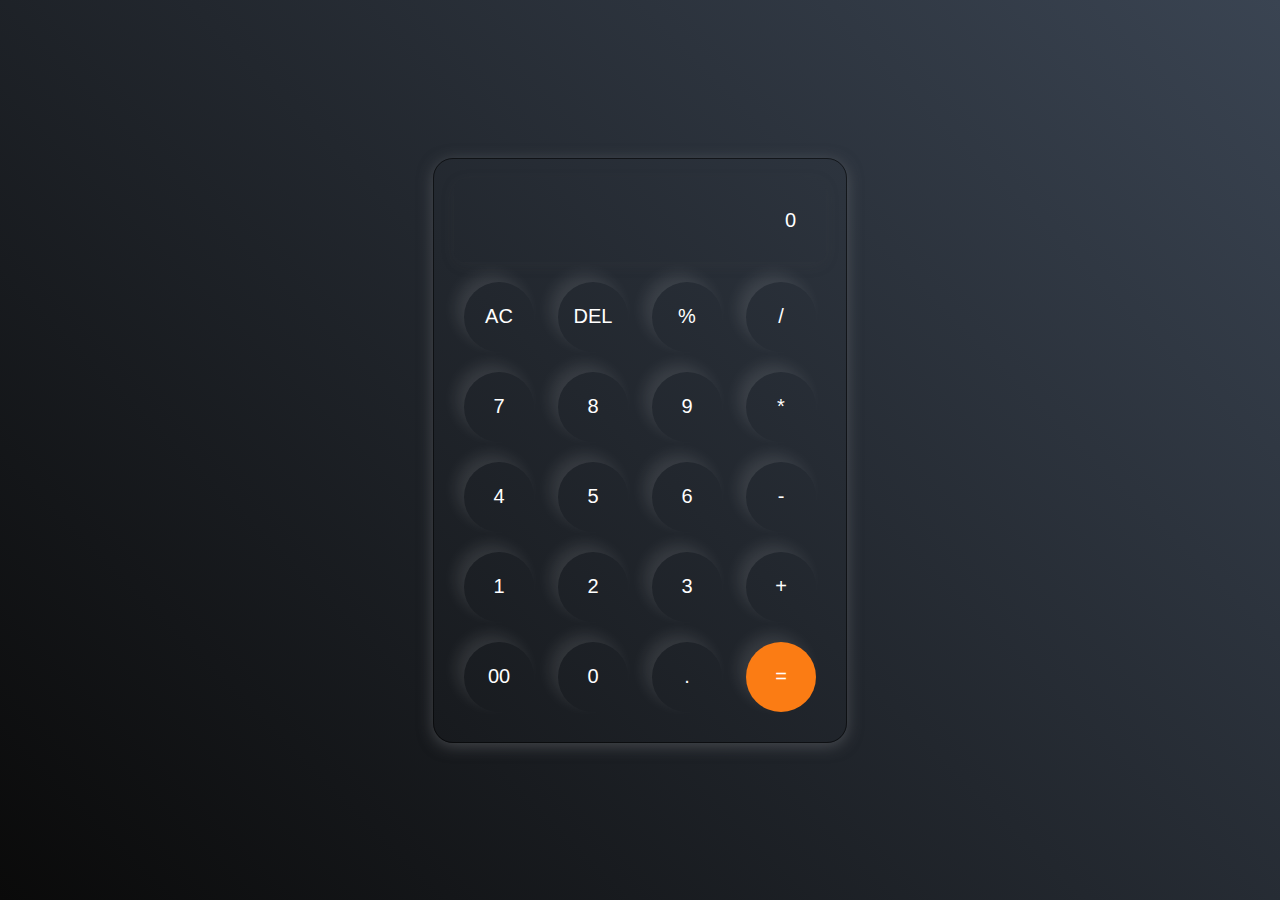
<file: TASK1/CALCULATOR/index.html>
<!DOCTYPE html>
<html lang="en">
<head>
    <meta charset="UTF-8">
    <meta name="viewport" content="width=device-width, initial-scale=1.0">
    <title>Calculator</title>
    <link rel="stylesheet" href="style.css">
</head>
<body>
    <div class="calculator">
        <input type="text" name="" id="input" placeholder="0">
        <div class="buttons-1 btn">
            <button>AC</button>
            <button>DEL</button>
            <button>%</button>
            <button>/</button>
        </div>
        <div class="buttons-2 btn">
            <button>7</button>
            <button>8</button>
            <button>9</button>
            <button>*</button>
        </div>
        <div class="buttons-3 btn">
            <button>4</button>
            <button>5</button>
            <button>6</button>
            <button>-</button>
        </div>
        <div class="buttons-4 btn">
            <button>1</button>
            <button>2</button>
            <button>3</button>
            <button>+</button>
        </div>
        <div class="buttons-5 btn">
            <button>00</button>
            <button>0</button>
            <button>.</button>
            <button class="equal">=</button>
        </div>
    </div>

    <script src="script.js"></script>
</body>
</html>
</file>
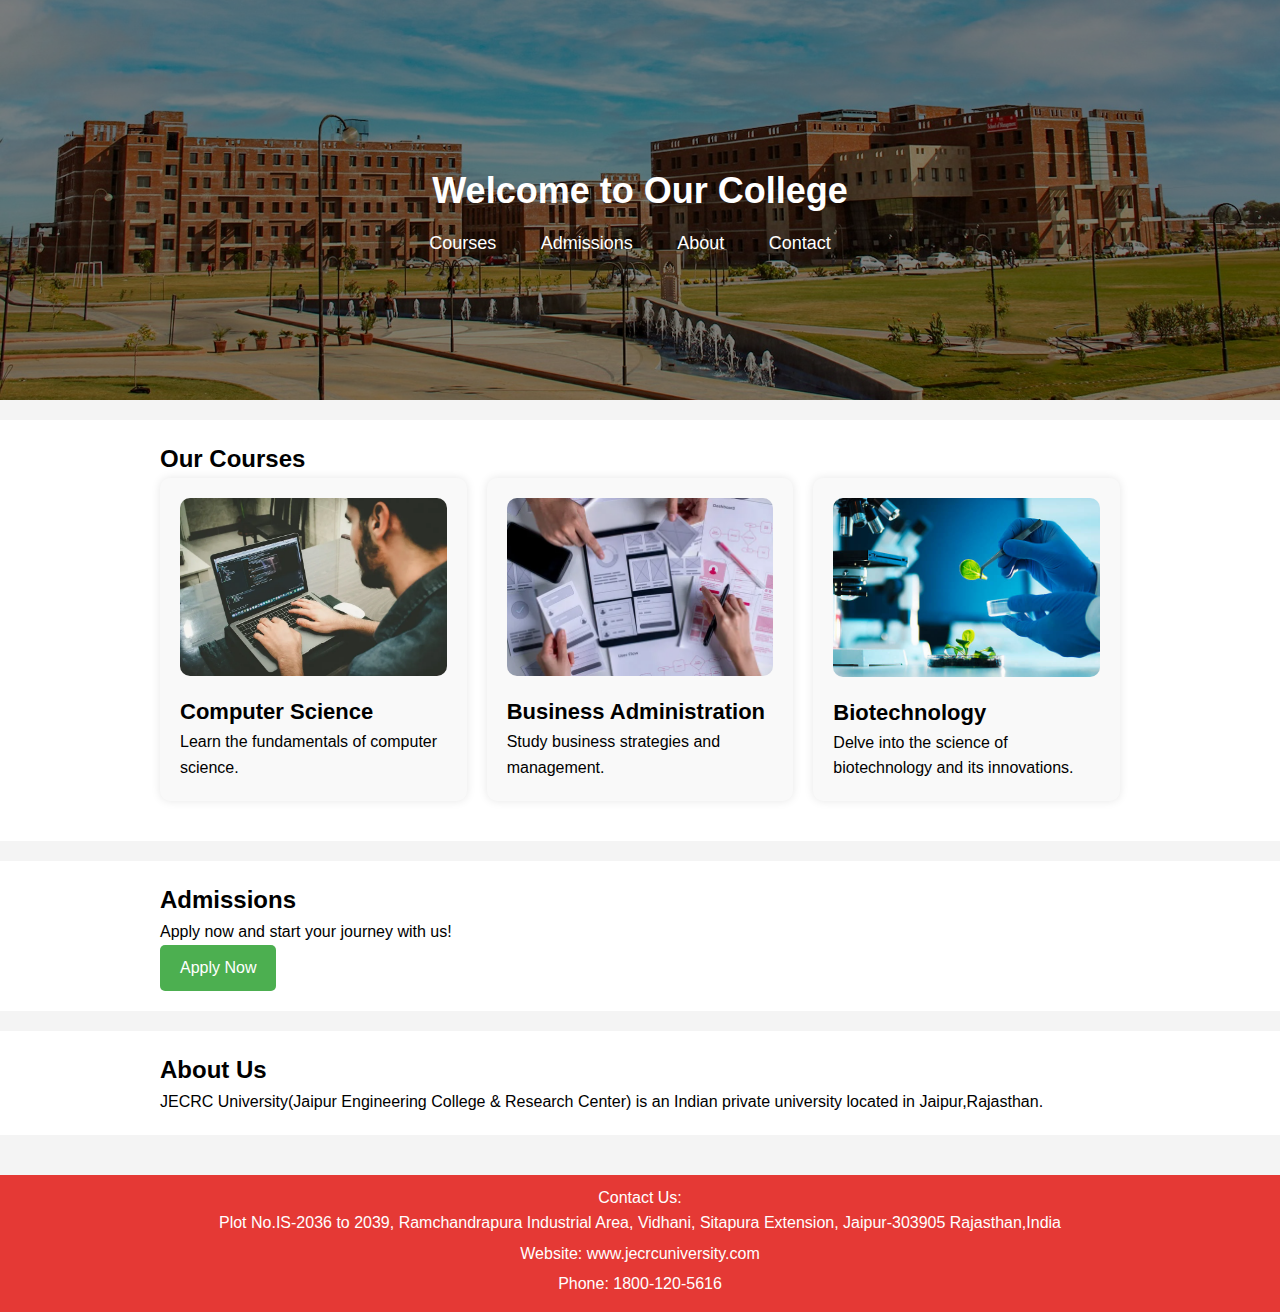
<file: TASK1/LANDING _PAGE/index.html>
<!DOCTYPE html>
<html lang="en">
<head>
    <meta charset="UTF-8">
    <meta name="viewport" content="width=device-width, initial-scale=1.0">
    <title>JECRC UNIVERSITY</title>
    <link rel="stylesheet" href="style.css">
</head>
<body>
    <header style="background-image: url('college.jpg');">
        <div class="overlay"></div>
        <div class="container">
            <h1>Welcome to Our College</h1>
            <nav>
                <ul>
                    <li><a href="#courses">Courses</a></li>
                    <li><a href="#admissions">Admissions</a></li>
                    <li><a href="#about">About</a></li>
                    <li><a href="#contact">Contact</a></li>
                </ul>
            </nav>
        </div>
    </header>

    <main>
        <section id="courses" class="section">
            <div class="container">
                <h2>Our Courses</h2>
                <div class="courses-grid">
                    <div class="course">
                        <img src="cs.jpg" alt="Computer Science">
                        <h3>Computer Science</h3>
                        <p>Learn the fundamentals of computer science.</p>
                    </div>
                    <div class="course">
                        <img src="business.jpg" alt="Business Administration">
                        <h3>Business Administration</h3>
                        <p>Study business strategies and management.</p>
                    </div>
                    <div class="course">
                        <img src="biotech.jpg" alt="Biotechnology">
                        <h3>Biotechnology</h3>
                        <p>Delve into the science of biotechnology and its innovations.</p>
                    </div>
                </div>
            </div>
        </section>

        <section id="admissions" class="section">
            <div class="container">
                <h2>Admissions</h2>
                <p>Apply now and start your journey with us!</p>
                <a href="#" class="button">Apply Now</a>
            </div>
        </section>

        <section id="about" class="section">
            <div class="container">
                <h2>About Us</h2>
                <p>JECRC University(Jaipur Engineering College & Research Center) is an Indian private university located in Jaipur,Rajasthan.</p>
            </div>
        </section>
    </main>

    <footer id="contact">
        <div class="container">
            <p>Contact Us:</p>
            <ul>
                <li>Plot No.IS-2036 to 2039, Ramchandrapura Industrial Area, Vidhani, Sitapura Extension, Jaipur-303905 Rajasthan,India</li>
                <li>Website: www.jecrcuniversity.com</li>
                <li>Phone: 1800-120-5616</li>
            </ul>
        </div>
    </footer>
</body>
</html>
</file>
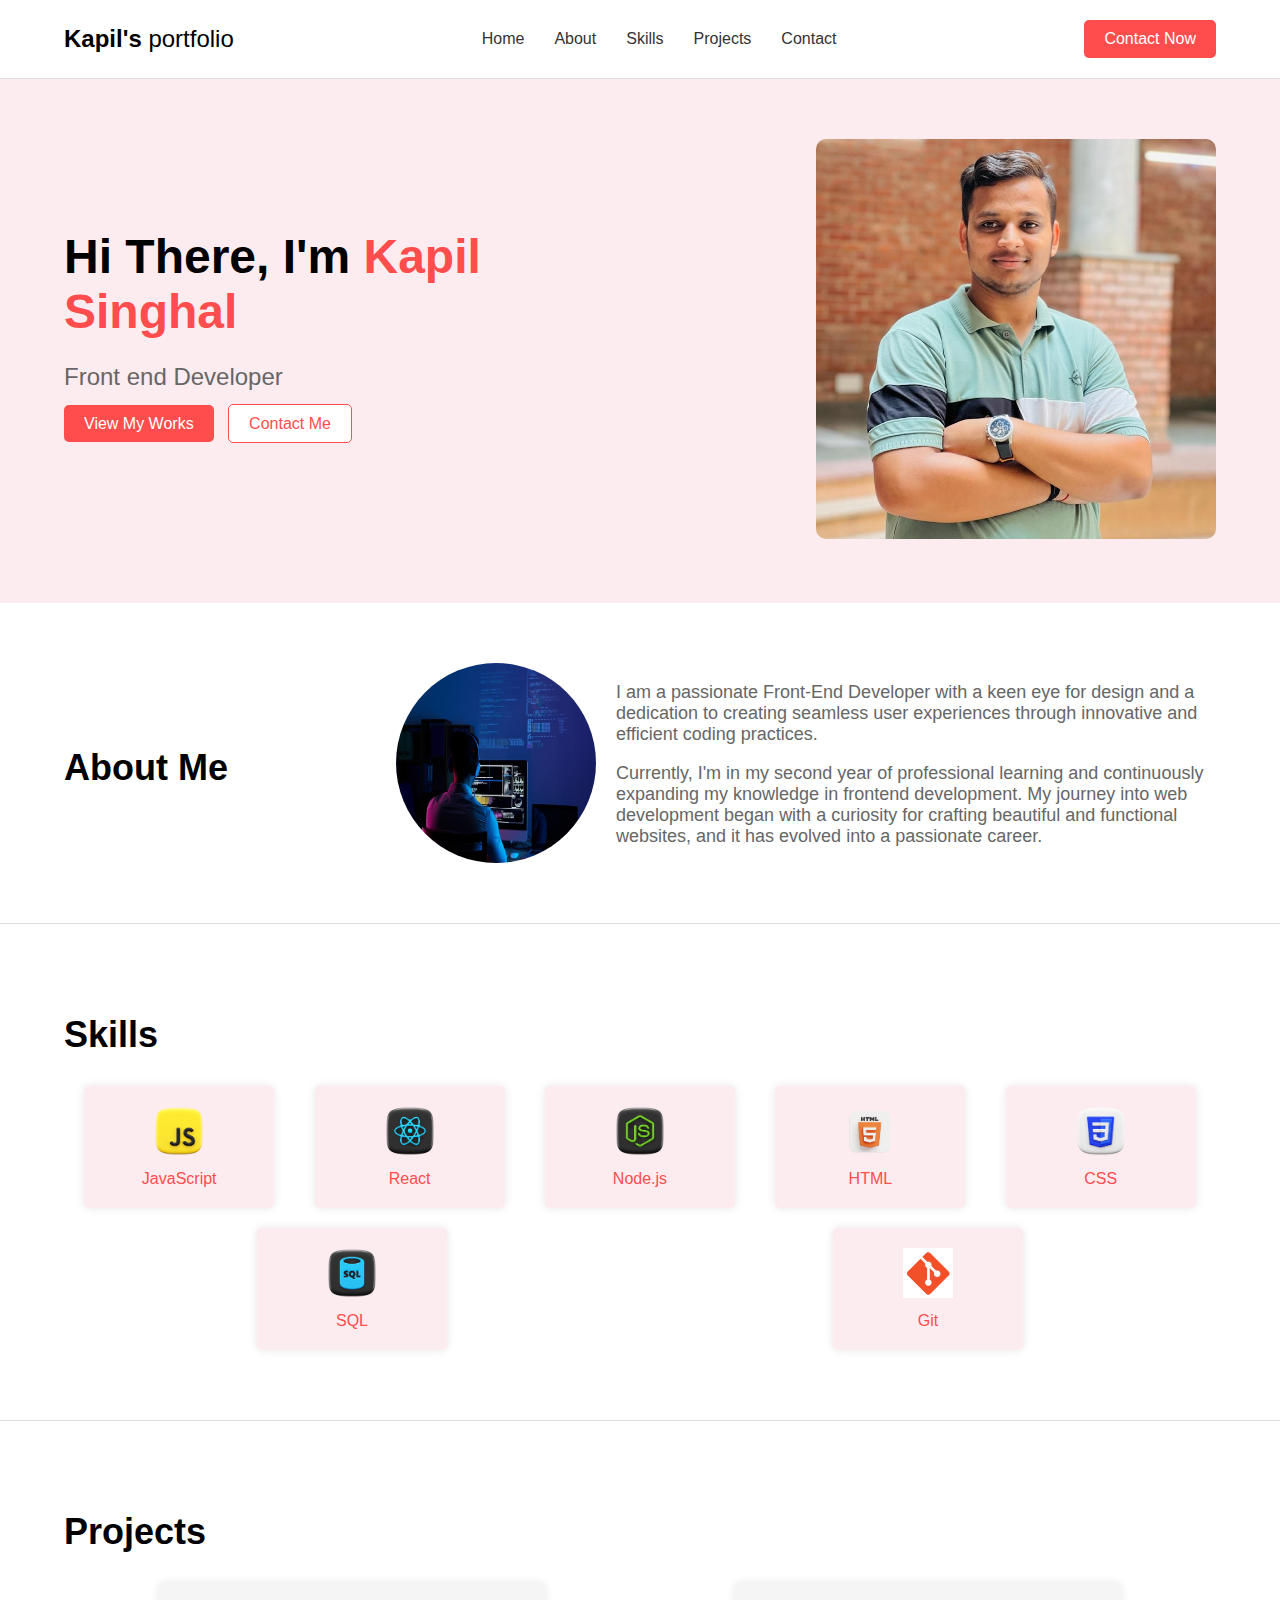
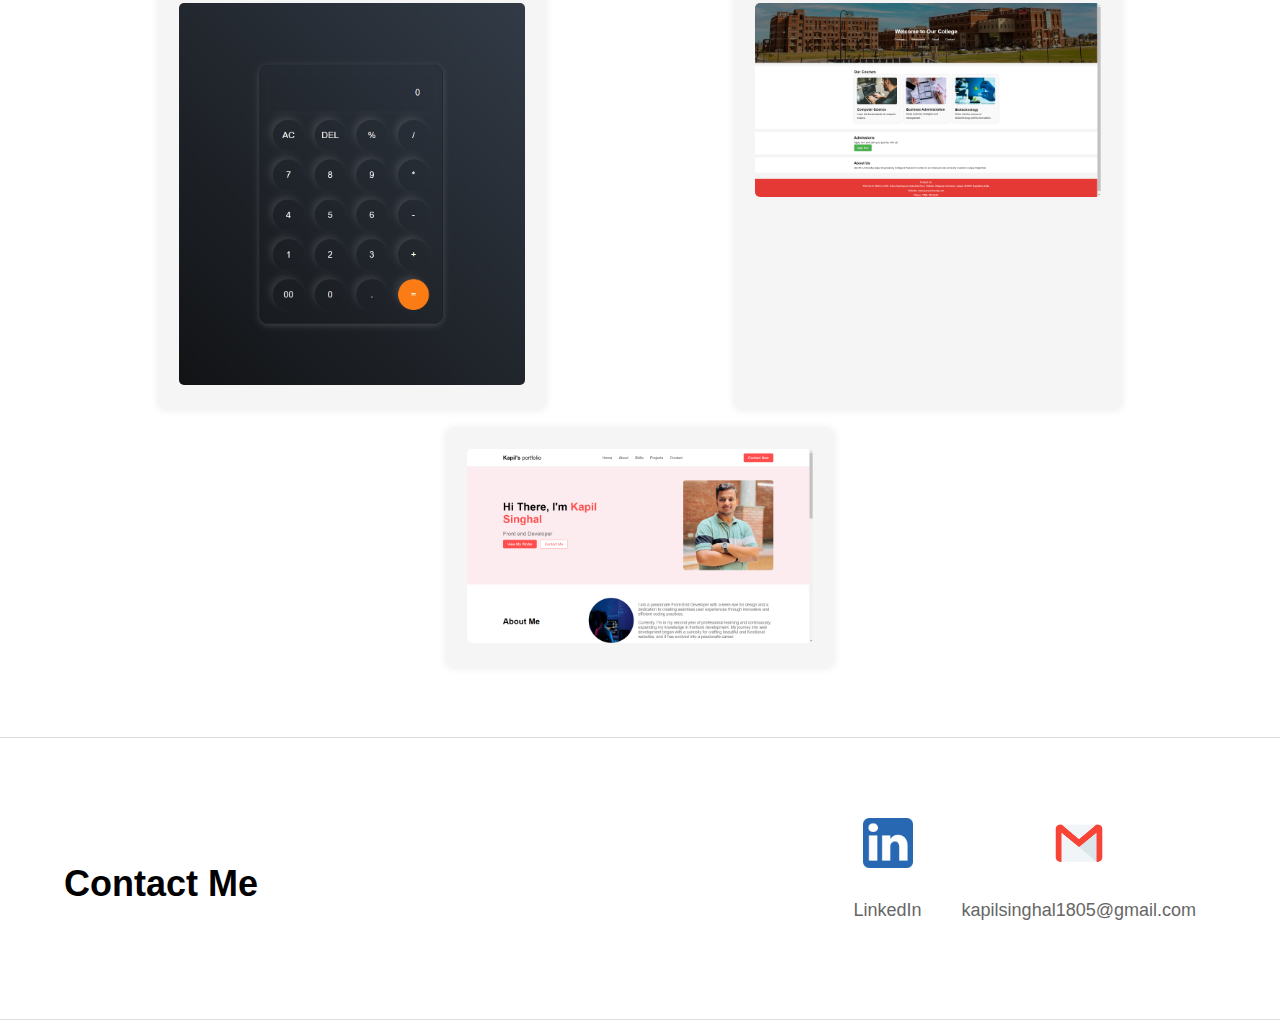
<file: TASK1/PORTFOLIO/index.html>
<!DOCTYPE html>
<html lang="en">
<head>
    <meta charset="UTF-8">
    <meta name="viewport" content="width=device-width, initial-scale=1.0">
    <title>Portfolio</title>
    <link rel="stylesheet" href="style.css">
</head>
<body>
    <header>
        <div class="container">
            <div class="logo">Kapil's <span>portfolio</span></div>
            <nav>
                <ul>
                    <li><a href="#home">Home</a></li>
                    <li><a href="#about">About</a></li>
                    <li><a href="#skills">Skills</a></li>
                    <li><a href="#projects">Projects</a></li>
                    <li><a href="#contact">Contact</a></li>
                </ul>
            </nav>
            <a href="#contact" class="contact-btn">Contact Now</a>
        </div>
    </header>

    <section id="home" class="hero">
        <div class="container">
            <div class="hero-content">
                <h1>Hi There, I'm <span>Kapil Singhal</span></h1>
                <p>Front end Developer</p>
                <div class="hero-buttons">
                    <a href="#projects" class="btn primary-btn">View My Works</a>
                    <a href="#contact" class="btn secondary-btn">Contact Me</a>
                </div>
                <div class="social-links">
                </div>
            </div>
            <div class="hero-image">
                <img src="Kapil.jpg" alt="Kapil Singhal">
            </div>
        </div>
    </section>

    <section id="about" class="about">
        <div class="container">
            <h2>About Me</h2>
            <div class="about-content">
                <img src="Developer.png" alt="Kapil Singhal">
                <div class="about-text">
                    <p>I am a passionate Front-End Developer with a keen eye for design and a dedication to creating seamless user experiences through innovative and efficient coding practices.</p>
                    <p>Currently, I'm in my second year of professional learning and continuously expanding my knowledge in frontend development. My journey into web development began with a curiosity for crafting beautiful and functional websites, and it has evolved into a passionate career.</p>
                </div>
            </div>
        </div>
    </section>
    

    <section id="skills" class="skills">
        <div class="container">
            <h2>Skills</h2>
            <div class="skills-list">
                <div class="skill-item">
                    <img src="Skills/javascript.png" alt="JavaScript">
                    <p>JavaScript</p>
                </div>
                <div class="skill-item">
                    <img src="Skills/react.png" alt="React">
                    <p>React</p>
                </div>
                <div class="skill-item">
                    <img src="Skills/nodejs.png" alt="Node.js">
                    <p>Node.js</p>
                </div>
                <div class="skill-item">
                    <img src="Skills/html.png" alt="HTML">
                    <p>HTML</p>
                </div>
                <div class="skill-item">
                    <img src="Skills/css.png" alt="CSS">
                    <p>CSS</p>
                </div>
                <div class="skill-item">
                    <img src="Skills/sql.png" alt="SQL">
                    <p>SQL</p>
                </div>
                <div class="skill-item">
                    <img src="Skills/git.jpg" alt="Git">
                    <p>Git</p>
                </div>
            </div>
        </div>
    </section>
    

    <section id="projects" class="projects">
        <div class="container">
            <h2>Projects</h2>
            <div class="project-list">
                <div class="project-item">
                    <img src="Projects/Project1.jpg" alt="Project 1">
                    <div class="project-info">
                        <h3>Project 1</h3>
                        <p>A Fully Functional Calculator build with HTML CSS & JS.</p>
                    </div>
                </div>
                <div class="project-item">
                    <img src="Projects/Project2.png" alt="Project 2">
                    <div class="project-info">
                        <h3>Project 2</h3>
                        <p>A College Landing made using HTML & CSS.</p>
                    </div>
                </div>
                <div class="project-item">
                    <img src="Projects/Project3.png" alt="Project 3">
                    <div class="project-info">
                        <h3>Project 3</h3>
                        <p>Personal Portfolio named Kapil's Portfolio</p>
                    </div>
                </div>
            </div>
        </div>
    </section>
    

    <section id="contact" class="contact">
        <div class="container">
            <h2>Contact Me</h2>
            <div class="contact-info">
                <div class="contact-item">
                    <a href="https://www.linkedin.com/in/kapil-singhal-4b385a27a?utm_source=share&utm_campaign=share_via&utm_content=profile&utm_medium=android_app" target="_blank">
                        <img src="Media/linkedin.jpg" alt="LinkedIn">
                        <p>LinkedIn</p>
                    </a>
                </div>
                <div class="contact-item">
                        <img src="Media/email.jpg" alt="Email">
                        <p>kapilsinghal1805@gmail.com</p>
                </div>
            </div>
        </div>
    </section>
    

</body>
</html>
</file>
<file: TASK1/CALCULATOR/style.css>
*{
  margin: 0;
  padding: 0;
  box-sizing: border-box;
}

body{
  height: 100vh;
  width: 100%;
  display: flex;
  justify-content: center;
  align-items: center;
  background: linear-gradient(45deg, #0a0a0a, #3a4452);
}

.calculator{
  border: 0.5px solid rgba(0, 0, 0, 0.55);
  padding: 20px;
  border-radius: 20px;
  height: fit-content;
  background-color: transparent;
  box-shadow: 0px 3px 15px rgba(113,115,119,0.5);
}

input{
  width: 100%;
  margin: 0 0 10px 0;
  border-radius: 10px;
  padding: 30px;
  border:none;
  font-size: 20px;
  background-color:transparent;
  box-shadow: 0px 3px 15px rgba(84,84,84,0.1);
  text-align: right;
  color: white;
  cursor: pointer;
}

::placeholder{
  color: #ffffff;
  text-align: right;
}

button{
  border: none;
  border-radius: 50%;
  height: 70px;
  width: 70px;
  margin: 10px;
  font-size: 20px;
  background-color: transparent;
  box-shadow: -8px -8px 15px rgba(255,255,255,0.1);
  color: #ffffff;
  cursor: pointer;
}


#zero{
  padding: 0 82px;
  flex-grow:1;
  border-radius: 25px;
  text-align: center;
}

.equal{
  background-color: #fb7c14;
}
</file>
<file: TASK1/PORTFOLIO/style.css>
body {
  margin: 0;
  font-family: Arial, sans-serif;
  background-color: #f5f5f5;
}

header {
  background: #fff;
  padding: 20px 0;
  border-bottom: 1px solid #ddd;
}

.container {
  width: 90%;
  max-width: 1200px;
  margin: 0 auto;
  display: flex;
  justify-content: space-between;
  align-items: center;
  flex-wrap: wrap;
}

.logo {
  font-size: 24px;
  font-weight: bold;
}

.logo span {
  font-weight: normal;
}

nav ul {
  list-style: none;
  margin: 0;
  padding: 0;
  display: flex;
}

nav ul li {
  margin: 0 15px;
}

nav ul li a {
  text-decoration: none;
  color: #333;
}

.contact-btn {
  background: #ff4d4d;
  color: #fff;
  padding: 10px 20px;
  text-decoration: none;
  border-radius: 5px;
}

.hero {
  background-color: #fdecef;
  padding: 60px 0;
}

.hero .container {
  display: flex;
  justify-content: space-between;
  align-items: center;
  flex-wrap: wrap;
}

.hero-content {
  max-width: 50%;
}

.hero-content h1 {
  font-size: 48px;
  margin: 0;
}

.hero-content h1 span {
  color: #ff4d4d;
}

.hero-content p {
  font-size: 24px;
  color: #666;
}

.hero-buttons {
  margin: 20px 0;
}

.hero-buttons .btn {
  padding: 10px 20px;
  text-decoration: none;
  border-radius: 5px;
  margin-right: 10px;
}

.primary-btn {
  background: #ff4d4d;
  color: #fff;
}

.secondary-btn {
  background: #fff;
  color: #ff4d4d;
  border: 1px solid #ff4d4d;
}

.social-links a {
  margin-right: 10px;
}

.hero-image img {
  width: 400px;
  border-radius: 10px;
}

.about, .skills, .projects, .contact {
  padding: 60px 0;
  background-color: #fff;
  border-bottom: 1px solid #ddd;
}

.about h2, .skills h2, .projects h2, .contact h2 {
  font-size: 36px;
  text-align: center;
  margin-bottom: 20px;
}

.about-content {
  display: flex;
  align-items: center;
  justify-content: space-around;
  flex-wrap: wrap;
  text-align: left;
}

.about-content img {
  width: 200px;
  height: 200px;
  border-radius: 50%;
  margin-right: 20px;
}

.about-text {
  max-width: 600px;
}

.about-text p {
  margin-bottom: 15px;
  font-size: 18px;
  color: #666;
}

.skills .skills-list {
  display: flex;
  flex-wrap: wrap;
  justify-content: space-around;
  text-align: center;
}

.skills .skill-item {
  background: #fdecef;
  color: #ff4d4d;
  padding: 20px;
  margin: 10px;
  border-radius: 5px;
  width: 150px;
  box-shadow: 0 0 10px rgba(0,0,0,0.1);
  transition: transform 0.3s ease-in-out;
}

.skills .skill-item img {
  width: 50px;
  height: 50px;
  margin-bottom: 10px;
}

.skills .skill-item p {
  margin: 0;
}

.skills .skill-item:hover {
  transform: scale(1.1);
}

.projects .project-list {
  display: flex;
  flex-wrap: wrap;
  justify-content: space-around;
}

.projects .project-item {
  position: relative;
  overflow: hidden;
  background: #f5f5f5;
  padding: 20px;
  margin: 10px;
  border-radius: 5px;
  width: 30%;
  box-shadow: 0 0 10px rgba(0,0,0,0.1);
  text-align: left;
  transition: transform 0.3s ease-in-out;
}

.projects .project-item img {
  width: 100%;
  border-radius: 5px;
  transition: transform 0.3s ease-in-out;
}

.projects .project-item:hover img {
  transform: scale(1.1);
}

.projects .project-item .project-info {
  position: absolute;
  bottom: 0;
  left: 0;
  right: 0;
  background: rgba(0, 0, 0, 0.7);
  color: #fff;
  padding: 20px;
  opacity: 0;
  transition: opacity 0.3s ease-in-out;
}

.projects .project-item:hover .project-info {
  opacity: 1;
}

.contact-info {
  display: flex;
  justify-content: center;
  align-items: center;
  flex-wrap: wrap;
}

.contact-item {
  margin: 20px;
  text-align: center;
}

.contact-item a {
  text-decoration: none;
  color: #333;
}

.contact-item img {
  width: 50px;
  height: 50px;
  margin-bottom: 10px;
}

.contact-item p {
  font-size: 18px;
  color: #666;
}

.contact form {
  display: flex;
  flex-direction: column;
  align-items: center;
}

.form-group {
  margin-bottom: 15px;
  width: 100%;
}

.form-group label {
  display: block;
  margin-bottom: 5px;
  text-align: left;
}

.form-group input, .form-group textarea {
  width: 100%;
  padding: 10px;
  border: 1px solid #ddd;
  border-radius: 5px;
}

.form-group textarea {
  resize: vertical;
}

.contact .btn {
  width: auto;
}

@media (max-width: 768px) {
  .container {
    width: 95%; /* Adjust width for smaller screens */
  }

  .hero-content {
    max-width: 100%; /* Full width on smaller screens */
    text-align: center; /* Center align on smaller screens */
    margin-bottom: 20px; /* Increase margin for spacing */
  }

  .hero-image img {
    width: 100%; /* Full width image on smaller screens */
  }

  .skills .skill-item {
    width: 120px; /* Adjust skill item width for smaller screens */
  }

  .projects .project-item {
    width: 45%; /* Adjust project item width for smaller screens */
  }

  .about-content {
    flex-direction: column;
    text-align: center;
  }

  .about-content img {
    margin-bottom: 20px;
  }

  .about-text {
    max-width: 100%;
  }
}
</file>
<file: TASK1/LANDING _PAGE/style.css>
/* Reset some default browser styles */
* {
  margin: 0;
  padding: 0;
  box-sizing: border-box;
}

/* Basic styling for body */
body {
  font-family: Arial, sans-serif;
  line-height: 1.6;
  background-color: #f4f4f4;
}

/* Styling for header */
header {
  height: 400px; /* Adjust height as needed */
  background-size: cover;
  background-position: center;
  position: relative;
  color: #fff;
  text-align: center;
  display: flex;
  flex-direction: column;
  justify-content: center;
}

.overlay {
  position: absolute;
  top: 0;
  left: 0;
  width: 100%;
  height: 100%;
  background-color: rgba(0, 0, 0, 0.5); /* Semi-transparent overlay */
}

header .container {
  z-index: 1;
  position: relative;
  padding-top: 20px;
}

header h1 {
  font-size: 36px;
  margin-bottom: 10px;
  color: #fff;
}

header nav ul {
  list-style-type: none;
  margin: 0;
  padding: 0;
  margin-top: 10px;
}

header nav ul li {
  display: inline;
  margin-right: 20px;
}

header nav ul li a {
  color: #fff;
  text-decoration: none;
  font-size: 18px;
  padding: 5px 10px;
  transition: box-shadow 0.3s ease;
}

header nav ul li a:hover {
  background-color: #f2f2f2;
  color: #333;
  box-shadow: 0 0 10px rgba(0,0,0,0.1);
}

/* Styling for main sections */
main {
  padding: 20px 0;
}

.section {
  background-color: #fff;
  padding: 20px;
  margin-bottom: 20px;
}

.container {
  max-width: 960px;
  margin: 0 auto;
}

.courses-grid {
  display: flex;
  flex-wrap: wrap;
  gap: 20px;
}

.course {
  flex: 1 1 calc(33.333% - 20px); /* Adjusts the width to be one-third of the container minus the gap */
  margin-bottom: 20px;
  background-color: #f9f9f9;
  padding: 20px;
  border-radius: 10px;
  box-shadow: 0 0 10px rgba(0,0,0,0.1);
  transition: transform 0.3s ease, box-shadow 0.3s ease;
}

.course img {
  max-width: 100%;
  height: auto;
  border-radius: 10px;
}

.course h3 {
  font-size: 22px;
  margin-top: 10px;
}

.course p {
  font-size: 16px;
}

.course:hover {
  transform: scale(1.05);
  box-shadow: 0 0 20px rgba(0,0,0,0.2);
}

/* Styling for footer */
footer {
  background-color: #e53935;
  color: #fff;
  text-align: center;
  padding: 10px 0;
}

footer .container {
  max-width: 960px;
  margin: 0 auto;
}

footer ul {
  list-style-type: none;
}

footer ul li {
  margin-bottom: 5px;
}

/* Button styling */
.button {
  display: inline-block;
  background-color: #4CAF50;
  color: white;
  padding: 10px 20px;
  text-align: center;
  text-decoration: none;
  font-size: 16px;
  cursor: pointer;
  border-radius: 5px;
  transition: background-color 0.3s ease;
}

.button:hover {
  background-color: #45a049;
}
</file>
